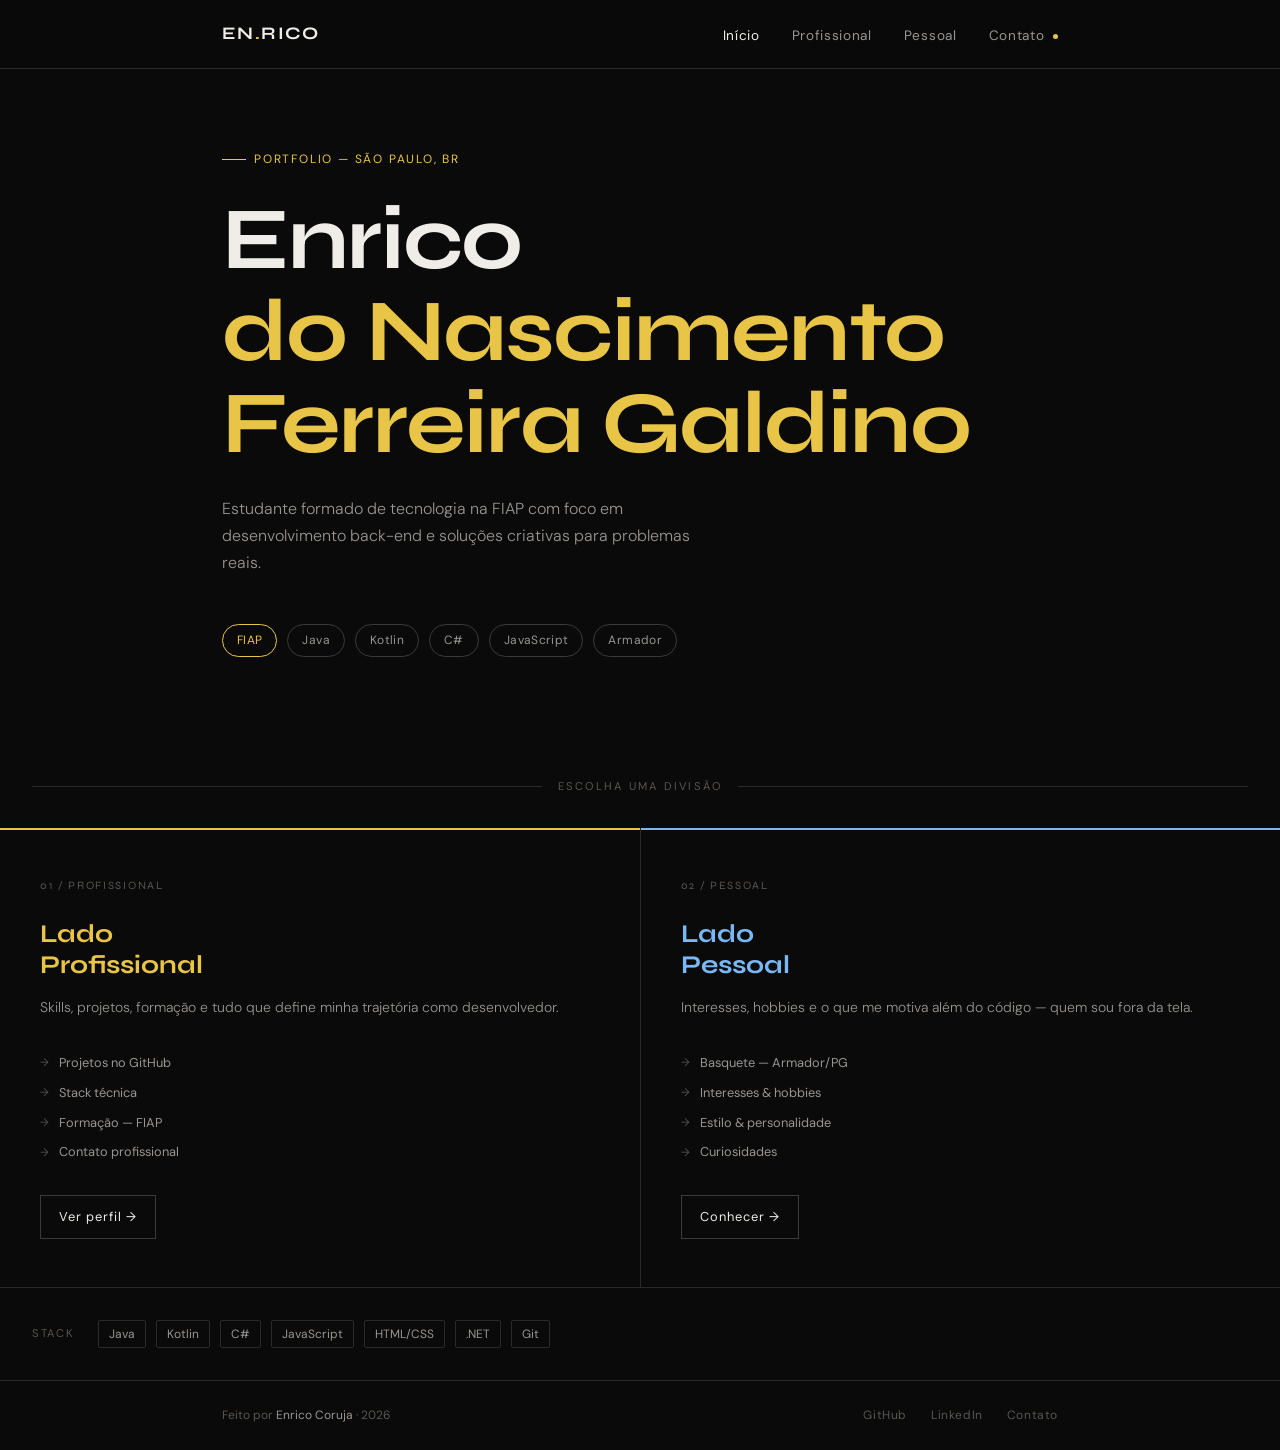
<file: index.html>
<!DOCTYPE html>
<html lang="pt-BR">
<head>
  <meta charset="UTF-8" />
  <meta name="viewport" content="width=device-width, initial-scale=1.0" />
  <title>Enrico do Nascimento Ferreira Galdino — Portfolio</title>
  <link rel="stylesheet" href="css/style.css" />
  <link
    href="https://fonts.googleapis.com/css2?family=Syne:wght@400;500;700&family=DM+Sans:ital,wght@0,300;0,400;0,500;1,300&display=swap"
    rel="stylesheet"
  />
</head>
<body>

  <header id="header"></header>

  <main id="page-home" class="page active">

    <section class="hero">
      <p class="hero-tag">Portfolio — São Paulo, BR</p>
      <h1 class="hero-name">Enrico<br><em> do Nascimento Ferreira Galdino</em></h1>
      <p class="hero-sub">
        Estudante formado de tecnologia na FIAP com foco em desenvolvimento back-end
        e soluções criativas para problemas reais.
      </p>
      <div class="hero-badges">
        <span class="badge highlight">FIAP</span>
        <span class="badge">Java</span>
        <span class="badge">Kotlin</span>
        <span class="badge">C#</span>
        <span class="badge">JavaScript</span>
        <span class="badge">Armador</span>
      </div>
    </section>

    <div class="divider-label">escolha uma divisão</div>

    <div class="cards-grid">

      <div class="section-card prof" onclick="window.location.href='profissional.html'">
        <p class="card-number">01 / PROFISSIONAL</p>
        <h2 class="card-title">Lado<br>Profissional</h2>
        <p class="card-desc">Skills, projetos, formação e tudo que define minha trajetória como desenvolvedor.</p>
        <div class="card-items">
          <span class="card-item">Projetos no GitHub</span>
          <span class="card-item">Stack técnica</span>
          <span class="card-item">Formação — FIAP</span>
          <span class="card-item">Contato profissional</span>
        </div>
        <span class="card-cta">Ver perfil →</span>
      </div>

      <div class="section-card pes" onclick="window.location.href='pessoal.html'">
        <p class="card-number">02 / PESSOAL</p>
        <h2 class="card-title">Lado<br>Pessoal</h2>
        <p class="card-desc">Interesses, hobbies e o que me motiva além do código — quem sou fora da tela.</p>
        <div class="card-items">
          <span class="card-item">Basquete — Armador/PG</span>
          <span class="card-item">Interesses & hobbies</span>
          <span class="card-item">Estilo & personalidade</span>
          <span class="card-item">Curiosidades</span>
        </div>
        <span class="card-cta">Conhecer →</span>
      </div>

    </div>

    <div class="skills-strip">
      <span class="skills-label">Stack</span>
      <div class="skills-list">
        <span class="skill-tag">Java</span>
        <span class="skill-tag">Kotlin</span>
        <span class="skill-tag">C#</span>
        <span class="skill-tag">JavaScript</span>
        <span class="skill-tag">HTML/CSS</span>
        <span class="skill-tag">.NET</span>
        <span class="skill-tag">Git</span>
      </div>
    </div>

  </main>

  <footer id="footer"></footer>

  <script src="js/main.js"></script>
</body>
</html>
</file>
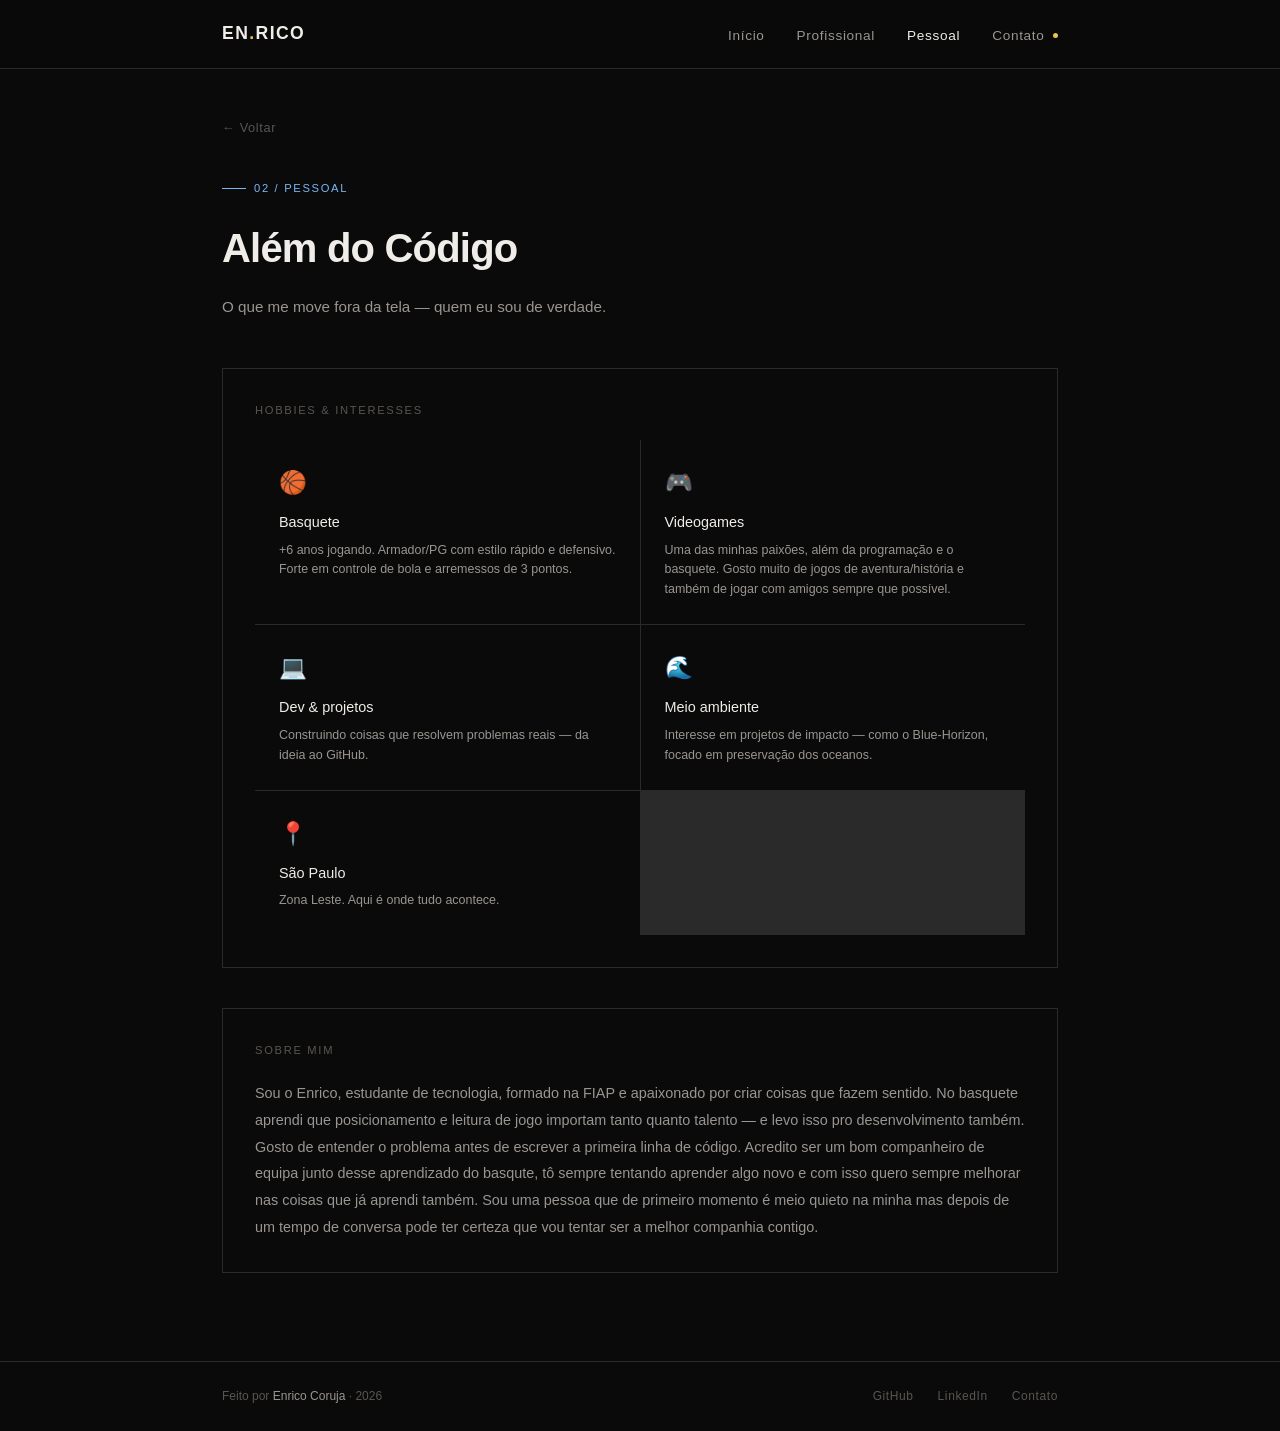
<file: pessoal.html>
<!DOCTYPE html>
<html lang="pt-br">
<head>
    <meta charset="UTF-8">
    <meta name="viewport" content="width=device-width, initial-scale=1.0">
    <title>Pessoal</title>
    <link rel="stylesheet" href="css/style.css" />
</head>
<body>

     <header id="header"></header>

    <main id="page-pessoal" class="page active">
    <div class="inner-page">

      <p class="page-back" onclick="window.location.href='index.html'">← Voltar</p>

      <div class="page-header">
        <p class="page-tag pes-tag">02 / Pessoal</p>
        <h1 class="page-title">Além do Código</h1>
        <p class="page-subtitle">O que me move fora da tela — quem eu sou de verdade.</p>
      </div>

      <div class="section-block">
        <p class="block-title">Hobbies & interesses</p>
        <div class="hobbies-grid">
          <div class="hobby-item">
            <div class="hobby-icon">🏀</div>
            <p class="hobby-name">Basquete</p>
            <p class="hobby-desc">+6 anos jogando. Armador/PG com estilo rápido e defensivo. Forte em controle de bola e arremessos de 3 pontos.</p>
          </div>
          <div class="hobby-item">
            <div class="hobby-icon">🎮</div>
            <p class="hobby-name">Videogames</p>
            <p class="hobby-desc">Uma das minhas paixões, além da programação e o basquete. Gosto muito de jogos de aventura/história e também de jogar com amigos sempre que possível.</p>
        </div>
          <div class="hobby-item">
            <div class="hobby-icon">💻</div>
            <p class="hobby-name">Dev & projetos</p>
            <p class="hobby-desc">Construindo coisas que resolvem problemas reais — da ideia ao GitHub.</p>
          </div>
          <div class="hobby-item">
            <div class="hobby-icon">🌊</div>
            <p class="hobby-name">Meio ambiente</p>
            <p class="hobby-desc">Interesse em projetos de impacto — como o Blue-Horizon, focado em preservação dos oceanos.</p>
          </div>
          <div class="hobby-item">
            <div class="hobby-icon">📍</div>
            <p class="hobby-name">São Paulo</p>
            <p class="hobby-desc">Zona Leste. Aqui é onde tudo acontece.</p>
          </div>
        </div>
      </div>

      <div class="section-block">
        <p class="block-title">Sobre mim</p>
        <p class="sobre-text">
          Sou o Enrico, estudante de tecnologia, formado na FIAP e apaixonado por criar coisas que fazem sentido.
          No basquete aprendi que posicionamento e leitura de jogo importam tanto quanto talento —
          e levo isso pro desenvolvimento também. Gosto de entender o problema antes de escrever
          a primeira linha de código.
          Acredito ser um bom companheiro de equipa junto desse aprendizado do basqute, tô sempre tentando aprender algo novo
          e com isso quero sempre melhorar nas coisas que já aprendi também. Sou uma pessoa que de primeiro momento é meio quieto na minha 
          mas depois de um tempo de conversa pode ter certeza que vou tentar ser a melhor companhia contigo.
        </p>
      </div>

    </div>
  </main>

  <footer id="footer"></footer>

  <script src="js/main.js"></script>

</body>
</html>
</file>
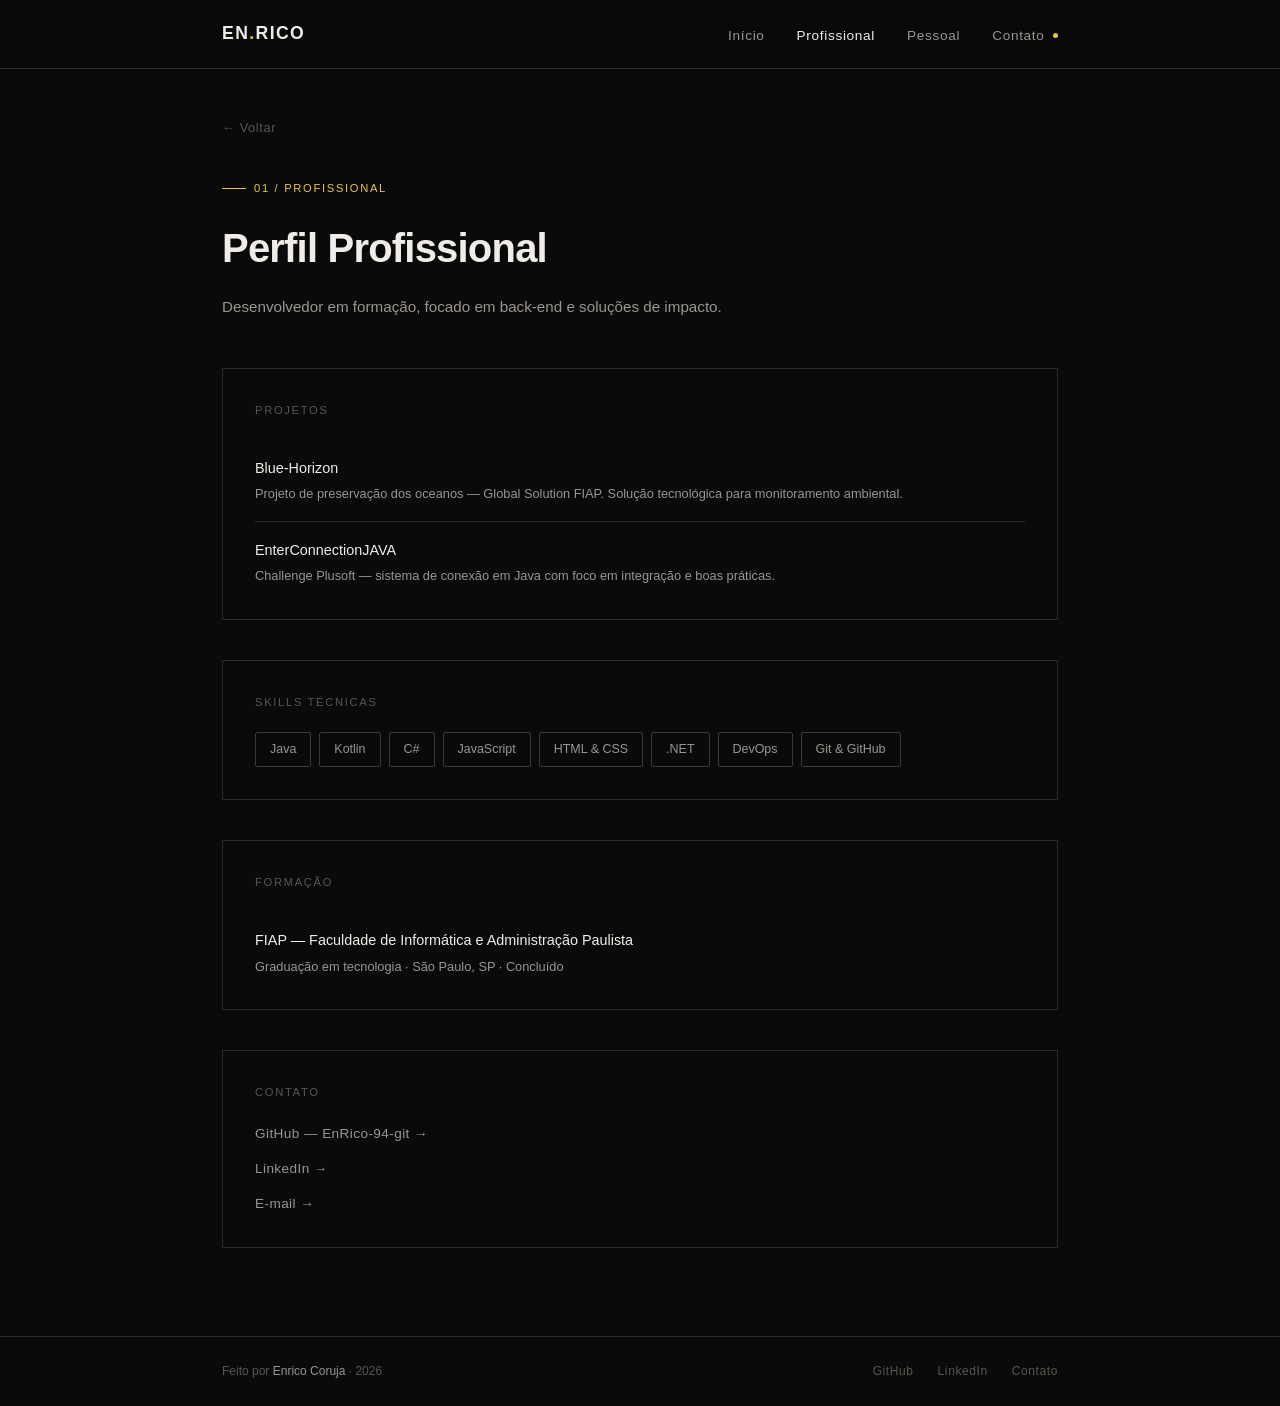
<file: profissional.html>
<!DOCTYPE html>
<html lang="pt-br">
<head>
    <meta charset="UTF-8">
    <meta name="viewport" content="width=device-width, initial-scale=1.0">
    <title>Profissional</title>
    <link rel="stylesheet" href="css/style.css" />
</head>
<body>

     <header id="header"></header>

    <main id="page-profissional" class="page active">
    <div class="inner-page">

      <p class="page-back" onclick="window.location.href='index.html'">← Voltar</p>

      <div class="page-header">
        <p class="page-tag prof-tag">01 / Profissional</p>
        <h1 class="page-title">Perfil Profissional</h1>
        <p class="page-subtitle">Desenvolvedor em formação, focado em back-end e soluções de impacto.</p>
      </div>

      <div class="section-block">
        <p class="block-title">Projetos</p>
        <div class="proj-item">
          <p class="proj-name">Blue-Horizon</p>
          <p class="proj-desc">Projeto de preservação dos oceanos — Global Solution FIAP. Solução tecnológica para monitoramento ambiental.</p>
        </div>
        <div class="proj-item">
          <p class="proj-name">EnterConnectionJAVA</p>
          <p class="proj-desc">Challenge Plusoft — sistema de conexão em Java com foco em integração e boas práticas.</p>
        </div>
      </div>

      <div class="section-block">
        <p class="block-title">Skills técnicas</p>
        <div class="skills-grid">
          <span class="skill-chip">Java</span>
          <span class="skill-chip">Kotlin</span>
          <span class="skill-chip">C#</span>
          <span class="skill-chip">JavaScript</span>
          <span class="skill-chip">HTML & CSS</span>
          <span class="skill-chip">.NET</span>
          <span class="skill-chip">DevOps</span>
          <span class="skill-chip">Git & GitHub</span>
        </div>
      </div>

      <div class="section-block">
        <p class="block-title">Formação</p>
        <div class="proj-item">
          <p class="proj-name">FIAP — Faculdade de Informática e Administração Paulista</p>
          <p class="proj-desc">Graduação em tecnologia · São Paulo, SP · Concluído</p>
        </div>
      </div>

      <div class="section-block">
        <p class="block-title">Contato</p>
        <div class="contact-links">
          <a href="https://github.com/EnRico-94-git" target="_blank" class="contact-link">GitHub — EnRico-94-git →</a>
          <a href="https://www.linkedin.com/in/enrico-do-nascimento-ferreira-galdino/" target="_blank" class="contact-link">LinkedIn →</a>
          <a href="mailto:egaldino2004@gmail.com" class="contact-link">E-mail →</a>
        </div>
      </div>

    </div>
  </main>

  <footer id="footer"></footer>

  <script src="js/main.js"></script>

</body>
</html>
</file>
<file: css/style.css>
*, *::before, *::after {
  box-sizing: border-box;
  margin: 0;
  padding: 0;
}

:root {
  --bg:         #0a0a0a;
  --bg2:        #111111;
  --bg3:        #1a1a1a;
  --text:       #f0ede8;
  --text2:      #9a9590;
  --text3:      #5a5550;
  --accent:     #e8c547;   
  --accent-pes: #7ab8f5;   
  --border:     #2a2a2a;
  --border2:    #3a3a3a;
  --font-display: 'Syne', sans-serif;
  --font-body:    'DM Sans', sans-serif;
  --max-width: 900px;
  --pad-x: 2rem;
}

html { scroll-behavior: smooth; }

body {
  background: var(--bg);
  color: var(--text);
  font-family: var(--font-body);
  font-weight: 400;
  line-height: 1.7;
  min-height: 100vh;
}

a { color: inherit; text-decoration: none; }
em { font-style: normal; }

/* HEADER & NAV */
header {
  position: sticky;
  top: 0;
  z-index: 100;
  background: rgba(10, 10, 10, 0.92);
  backdrop-filter: blur(8px);
  border-bottom: 0.5px solid var(--border);
}

nav {
  max-width: var(--max-width);
  margin: 0 auto;
  padding: 1.2rem var(--pad-x);
  display: flex;
  justify-content: space-between;
  align-items: center;
}

.nav-logo {
  font-family: var(--font-display);
  font-weight: 700;
  font-size: 1.1rem;
  letter-spacing: 0.08em;
}

.nav-logo span { color: var(--accent); }

.nav-links {
  display: flex;
  gap: 2rem;
  list-style: none;
}

.nav-links a {
  font-size: 0.85rem;
  color: var(--text2);
  letter-spacing: 0.05em;
  transition: color 0.2s;
  cursor: pointer;
}

.nav-links a:hover,
.nav-links a.active { color: var(--text); }

.nav-dot {
  display: inline-block;
  width: 5px;
  height: 5px;
  border-radius: 50%;
  background: var(--accent);
  margin-left: 4px;
  vertical-align: middle;
}

/* SISTEMA DE PÁGINAS (SPA) */
.page { display: none; }
.page.active { display: block; }

.inner-page {
  max-width: var(--max-width);
  margin: 0 auto;
  padding: 3rem var(--pad-x);
}

.page-back {
  font-size: 0.8rem;
  color: var(--text3);
  cursor: pointer;
  display: flex;
  align-items: center;
  gap: 6px;
  letter-spacing: 0.05em;
  margin-bottom: 2.5rem;
  transition: color 0.2s;
  width: fit-content;
}
.page-back:hover { color: var(--text); }

/* HERO */
.hero {
  max-width: var(--max-width);
  margin: 0 auto;
  padding: 5rem var(--pad-x) 4rem;
}

.hero-tag {
  font-size: 0.75rem;
  letter-spacing: 0.15em;
  color: var(--accent);
  text-transform: uppercase;
  margin-bottom: 1.5rem;
  display: flex;
  align-items: center;
  gap: 8px;
}
.hero-tag::before {
  content: '';
  width: 24px;
  height: 1px;
  background: var(--accent);
}

.hero-name {
  font-family: var(--font-display);
  font-size: clamp(2.8rem, 7vw, 5.5rem);
  font-weight: 700;
  line-height: 1.05;
  letter-spacing: -0.02em;
  margin-bottom: 1.5rem;
}
.hero-name em { color: var(--accent); }

.hero-sub {
  font-size: 1rem;
  color: var(--text2);
  max-width: 480px;
  line-height: 1.7;
  margin-bottom: 3rem;
  font-weight: 300;
}

.hero-badges {
  display: flex;
  gap: 10px;
  flex-wrap: wrap;
  margin-bottom: 3.5rem;
}

.badge {
  padding: 5px 14px;
  border: 0.5px solid var(--border2);
  border-radius: 2rem;
  font-size: 0.75rem;
  color: var(--text2);
  letter-spacing: 0.03em;
}
.badge.highlight {
  border-color: var(--accent);
  color: var(--accent);
}

/* CARDS DE DIVISÃO */
.divider-label {
  font-size: 0.7rem;
  letter-spacing: 0.2em;
  color: var(--text3);
  text-transform: uppercase;
  padding: 0 var(--pad-x);
  margin-bottom: 2rem;
  display: flex;
  align-items: center;
  gap: 1rem;
}
.divider-label::before,
.divider-label::after {
  content: '';
  flex: 1;
  height: 0.5px;
  background: var(--border);
}

.cards-grid {
  display: grid;
  grid-template-columns: 1fr 1fr;
  gap: 1px;
  background: var(--border);
}

.section-card {
  background: var(--bg);
  padding: 3rem 2.5rem;
  cursor: pointer;
  transition: background 0.3s;
  position: relative;
  overflow: hidden;
}
.section-card:hover { background: var(--bg2); }

.section-card::before {
  content: '';
  position: absolute;
  top: 0; left: 0; right: 0;
  height: 2px;
  background: transparent;
  transition: background 0.3s;
}
.section-card.prof::before { background: var(--accent); }
.section-card.pes::before  { background: var(--accent-pes); }

.card-number {
  font-size: 0.7rem;
  letter-spacing: 0.15em;
  color: var(--text3);
  margin-bottom: 1.5rem;
  font-family: var(--font-display);
}

.card-title {
  font-family: var(--font-display);
  font-size: 1.6rem;
  font-weight: 700;
  margin-bottom: 1rem;
  line-height: 1.2;
}
.section-card.prof .card-title { color: var(--accent); }
.section-card.pes  .card-title { color: var(--accent-pes); }

.card-desc {
  font-size: 0.875rem;
  color: var(--text2);
  line-height: 1.7;
  margin-bottom: 2rem;
  font-weight: 300;
}

.card-items {
  display: flex;
  flex-direction: column;
  gap: 8px;
  margin-bottom: 2rem;
}

.card-item {
  display: flex;
  align-items: center;
  gap: 10px;
  font-size: 0.8rem;
  color: var(--text2);
}
.card-item::before { content: '→'; font-size: 0.7rem; opacity: 0.5; }

.card-cta {
  display: inline-flex;
  align-items: center;
  gap: 6px;
  font-size: 0.8rem;
  letter-spacing: 0.08em;
  color: var(--text);
  padding: 10px 18px;
  border: 0.5px solid var(--border2);
  transition: all 0.2s;
}
.section-card.prof .card-cta:hover { border-color: var(--accent);     color: var(--accent); }
.section-card.pes  .card-cta:hover { border-color: var(--accent-pes); color: var(--accent-pes); }

/* SKILLS STRIP */
.skills-strip {
  padding: 2rem var(--pad-x);
  border-top: 0.5px solid var(--border);
  display: flex;
  align-items: center;
  gap: 1.5rem;
  flex-wrap: wrap;
}

.skills-label {
  font-size: 0.7rem;
  letter-spacing: 0.15em;
  color: var(--text3);
  text-transform: uppercase;
  white-space: nowrap;
}

.skills-list { display: flex; gap: 10px; flex-wrap: wrap; }

.skill-tag {
  font-size: 0.75rem;
  color: var(--text2);
  padding: 3px 10px;
  border: 0.5px solid var(--border);
  border-radius: 2px;
}

/* PÁGINAS INTERNAS */
.page-header { margin-bottom: 3rem; }

.page-tag {
  font-size: 0.7rem;
  letter-spacing: 0.15em;
  text-transform: uppercase;
  margin-bottom: 1rem;
  display: flex;
  align-items: center;
  gap: 8px;
}
.page-tag::before { content: ''; width: 24px; height: 1px; }

.prof-tag         { color: var(--accent); }
.prof-tag::before { background: var(--accent); }
.pes-tag          { color: var(--accent-pes); }
.pes-tag::before  { background: var(--accent-pes); }

.page-title {
  font-family: var(--font-display);
  font-size: 2.5rem;
  font-weight: 700;
  margin-bottom: 0.75rem;
  letter-spacing: -0.02em;
}

.page-subtitle { color: var(--text2); font-weight: 300; font-size: 0.95rem; }

.section-block {
  margin-bottom: 2.5rem;
  padding: 2rem;
  border: 0.5px solid var(--border);
}

.block-title {
  font-family: var(--font-display);
  font-size: 0.7rem;
  letter-spacing: 0.15em;
  text-transform: uppercase;
  color: var(--text3);
  margin-bottom: 1.25rem;
}

.proj-item {
  padding: 1rem 0;
  border-bottom: 0.5px solid var(--border);
}
.proj-item:last-child { border-bottom: none; padding-bottom: 0; }

.proj-name { font-weight: 500; font-size: 0.9rem; margin-bottom: 4px; }
.proj-desc { font-size: 0.8rem; color: var(--text2); line-height: 1.6; font-weight: 300; }

.skills-grid { display: flex; flex-wrap: wrap; gap: 8px; }

.skill-chip {
  padding: 6px 14px;
  border: 0.5px solid var(--border2);
  font-size: 0.78rem;
  color: var(--text2);
  border-radius: 2px;
  transition: all 0.2s;
}
.skill-chip:hover { border-color: var(--accent); color: var(--accent); }

.contact-links { display: flex; flex-direction: column; gap: 12px; }

.contact-link {
  font-size: 0.85rem;
  color: var(--text2);
  transition: color 0.2s;
  letter-spacing: 0.03em;
}
.contact-link:hover { color: var(--accent); }

.hobbies-grid {
  display: grid;
  grid-template-columns: 1fr 1fr;
  gap: 1px;
  background: var(--border);
}

.hobby-item {
  background: var(--bg);
  padding: 1.5rem;
  transition: background 0.2s;
}
.hobby-item:hover { background: var(--bg2); }

.hobby-icon { font-size: 1.4rem; margin-bottom: 8px; }
.hobby-name { font-weight: 500; font-size: 0.9rem; margin-bottom: 6px; }
.hobby-desc { font-size: 0.78rem; color: var(--text2); line-height: 1.6; font-weight: 300; }

.sobre-text {
  font-size: 0.9rem;
  color: var(--text2);
  line-height: 1.85;
  font-weight: 300;
}

/* FOOTER */
footer { border-top: 0.5px solid var(--border); }

.footer-inner {
  max-width: var(--max-width);
  margin: 0 auto;
  padding: 1.5rem var(--pad-x);
  display: flex;
  justify-content: space-between;
  align-items: center;
  flex-wrap: wrap;
  gap: 1rem;
}

.footer-left { font-size: 0.75rem; color: var(--text3); }
.footer-left strong { color: var(--text2); font-weight: 400; }

.footer-right { display: flex; gap: 1.5rem; }

.footer-right a {
  font-size: 0.75rem;
  color: var(--text3);
  letter-spacing: 0.05em;
  transition: color 0.2s;
}
.footer-right a:hover { color: var(--text); }


/*RESPONSIVO — MOBILE */
@media (max-width: 640px) {
  :root { --pad-x: 1.25rem; }

  .nav-links { gap: 1rem; }
  .nav-links li:not(:last-child) { display: none; }

  .hero { padding: 3rem var(--pad-x) 2.5rem; }

  .cards-grid { grid-template-columns: 1fr; }
  .section-card { padding: 2rem var(--pad-x); }

  .hobbies-grid { grid-template-columns: 1fr; }

  .page-title { font-size: 1.8rem; }

  .footer-inner { flex-direction: column; text-align: center; }
}
</file>
